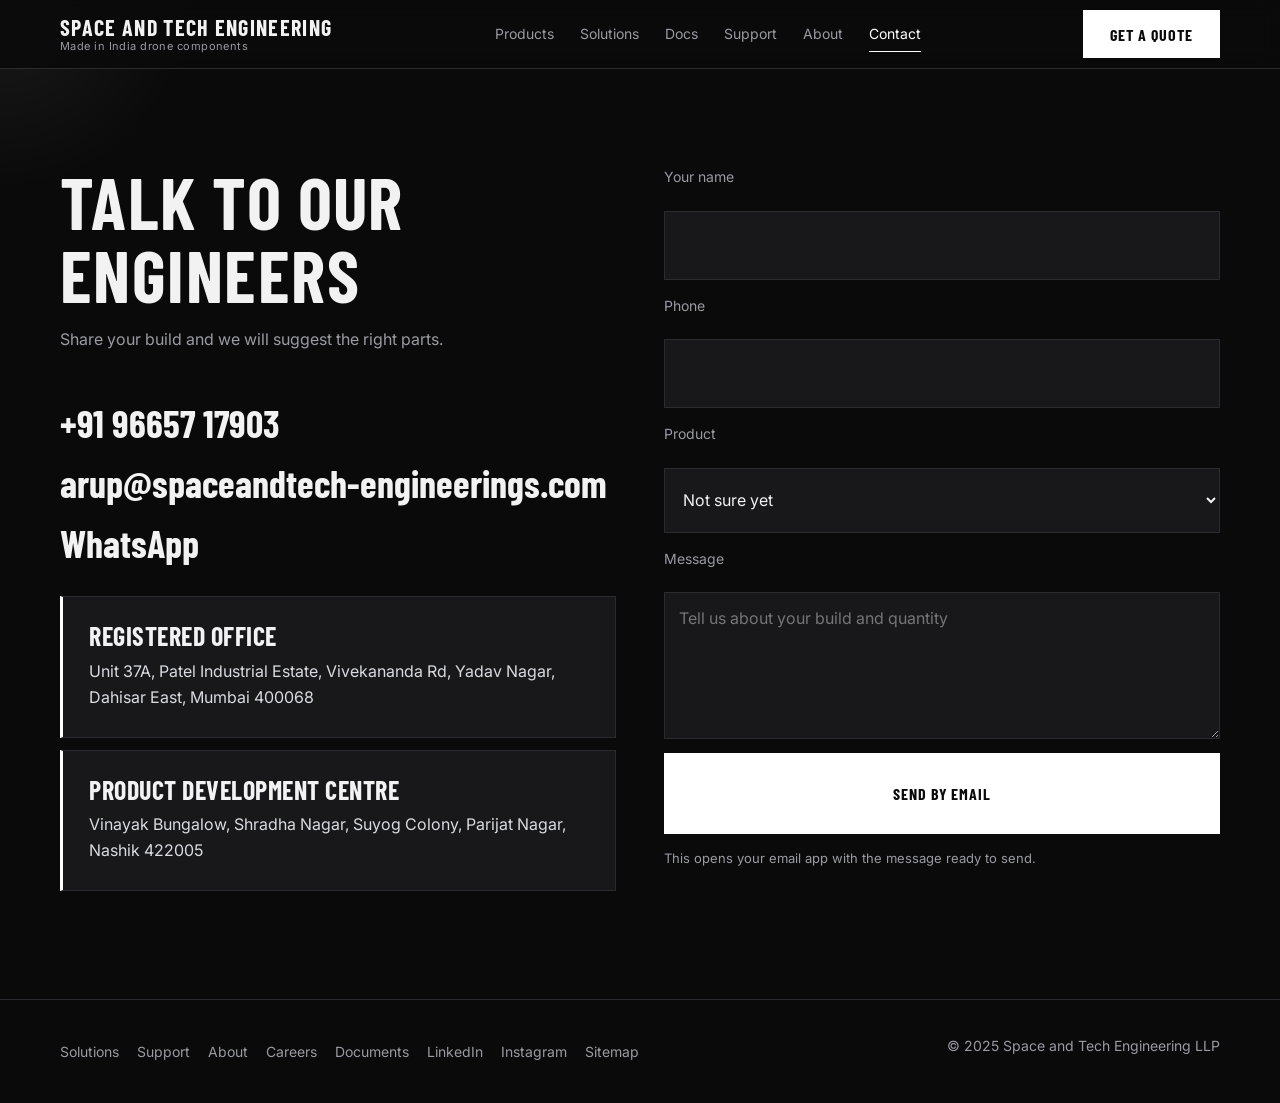
<file: contact.html>
<!DOCTYPE html>
<html lang="en">
<head>
<meta charset="utf-8">
<meta name="viewport" content="width=device-width, initial-scale=1, viewport-fit=cover">
<meta name="theme-color" content="#0a0a0b">
<title>Contact | Space and Tech Engineering LLP</title>
<meta name="description" content="Made-in-India drone components, flight controllers, ESCs and GPS for UAV and FPV builders.">
<link rel="icon" href="data:image/svg+xml,%3Csvg xmlns=%27http://www.w3.org/2000/svg%27 viewBox=%270 0 32 32%27%3E%3Crect width=%2732%27 height=%2732%27 fill=%27%230a0a0b%27/%3E%3Cpath d=%27M6 22L16 8l10 14z%27 fill=%27none%27 stroke=%27%23fff%27 stroke-width=%272%27/%3E%3C/svg%3E">
<link rel="preconnect" href="https://fonts.googleapis.com">
<link rel="preconnect" href="https://fonts.gstatic.com" crossorigin>
<link href="https://fonts.googleapis.com/css2?family=Barlow+Condensed:wght@500;700&family=Inter:wght@400;500&display=swap" rel="stylesheet">
<link rel="stylesheet" href="style.css">
</head>
<body data-page="contact">
<noscript><p style="padding:24px">Please enable JavaScript. Product list: <a href="llms.txt">llms.txt</a></p></noscript>
<script src="data.js"></script>
<script src="app.js"></script><script src="fx.js"></script>
</body>
</html>
</file>
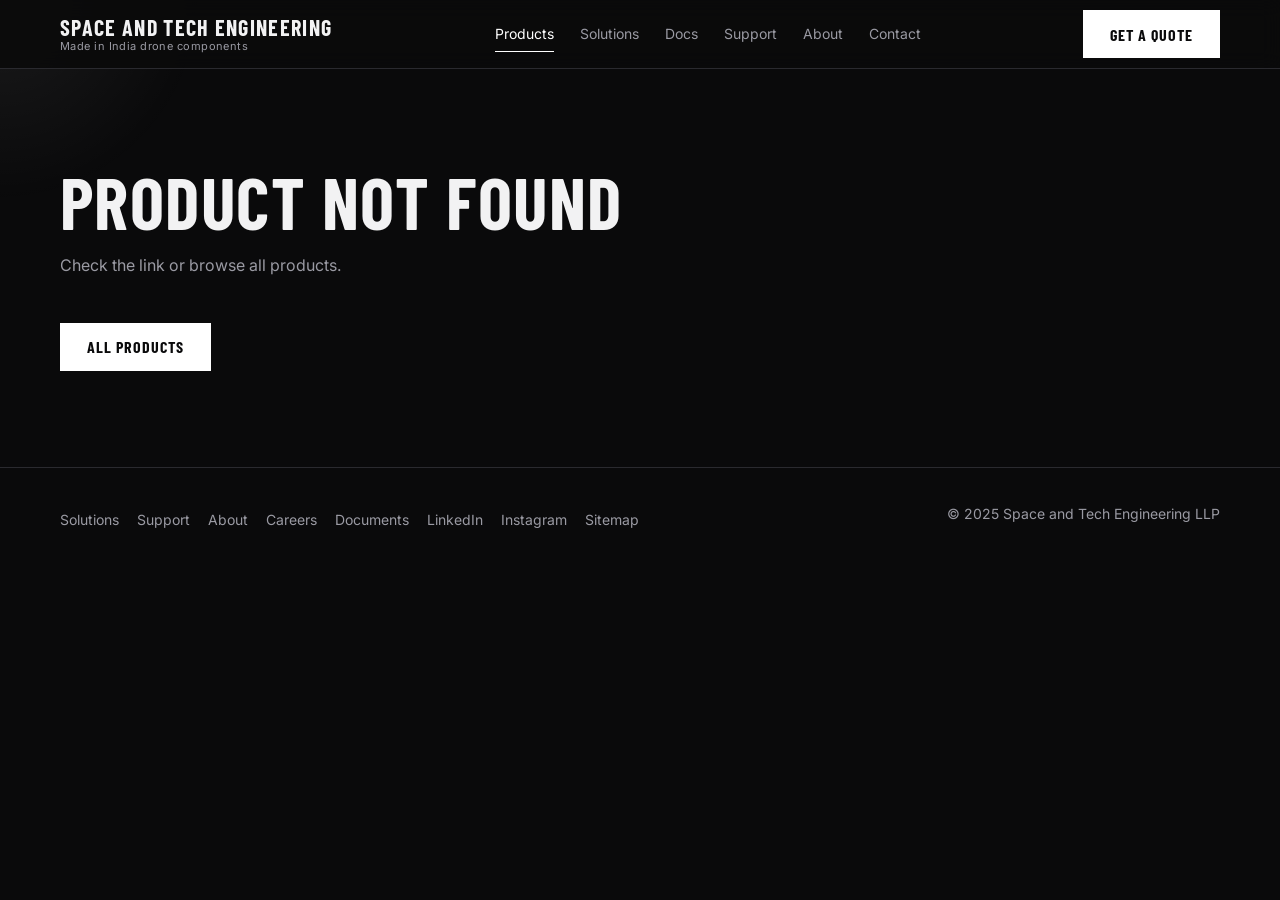
<file: product.html>
<!DOCTYPE html>
<html lang="en">
<head>
<meta charset="utf-8">
<meta name="viewport" content="width=device-width, initial-scale=1, viewport-fit=cover">
<meta name="theme-color" content="#0a0a0b">
<title>Product | Space and Tech Engineering LLP</title>
<meta name="description" content="Made-in-India drone components, flight controllers, ESCs and GPS for UAV and FPV builders.">
<link rel="icon" href="data:image/svg+xml,%3Csvg xmlns=%27http://www.w3.org/2000/svg%27 viewBox=%270 0 32 32%27%3E%3Crect width=%2732%27 height=%2732%27 fill=%27%230a0a0b%27/%3E%3Cpath d=%27M6 22L16 8l10 14z%27 fill=%27none%27 stroke=%27%23fff%27 stroke-width=%272%27/%3E%3C/svg%3E">
<link rel="preconnect" href="https://fonts.googleapis.com">
<link rel="preconnect" href="https://fonts.gstatic.com" crossorigin>
<link href="https://fonts.googleapis.com/css2?family=Barlow+Condensed:wght@500;700&family=Inter:wght@400;500&display=swap" rel="stylesheet">
<link rel="stylesheet" href="style.css">
</head>
<body data-page="product">
<noscript><p style="padding:24px">Please enable JavaScript. Product list: <a href="llms.txt">llms.txt</a></p></noscript>
<script src="data.js"></script>
<script src="app.js"></script><script src="fx.js"></script>
</body>
</html>
</file>
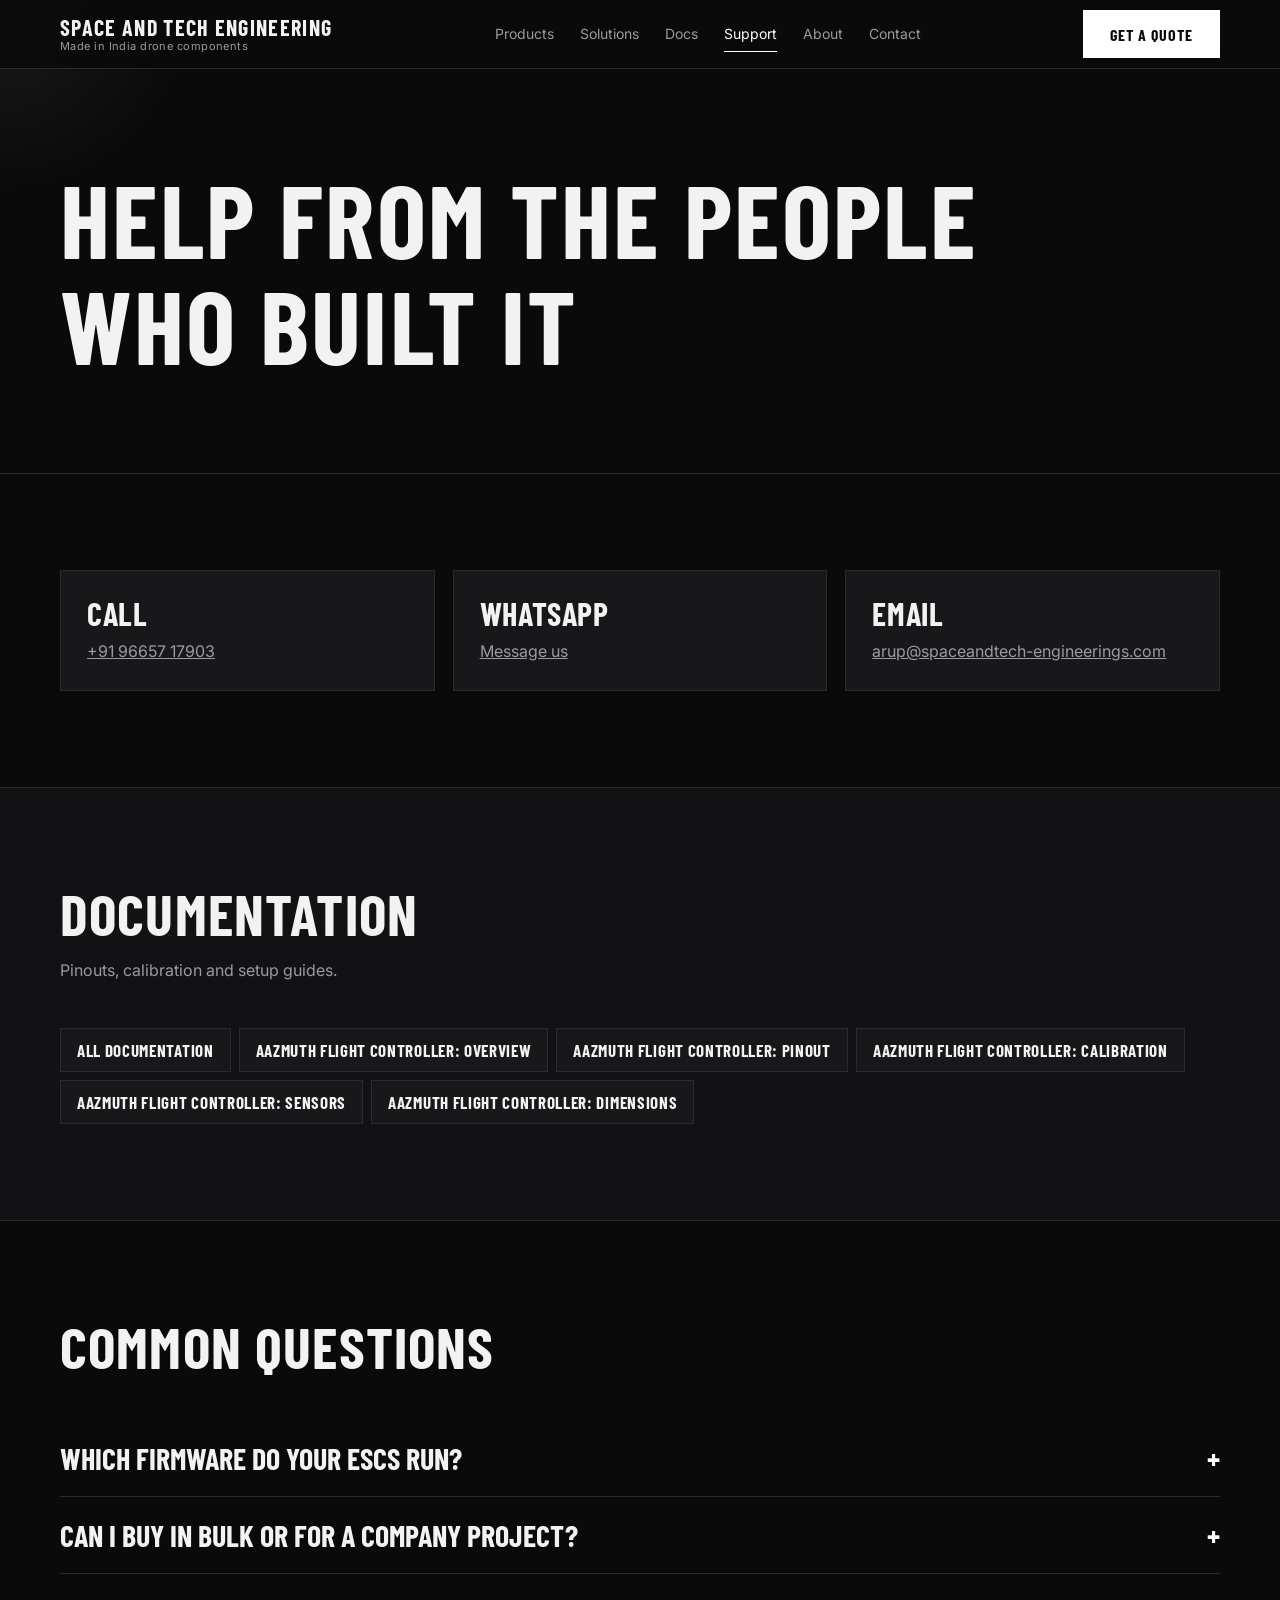
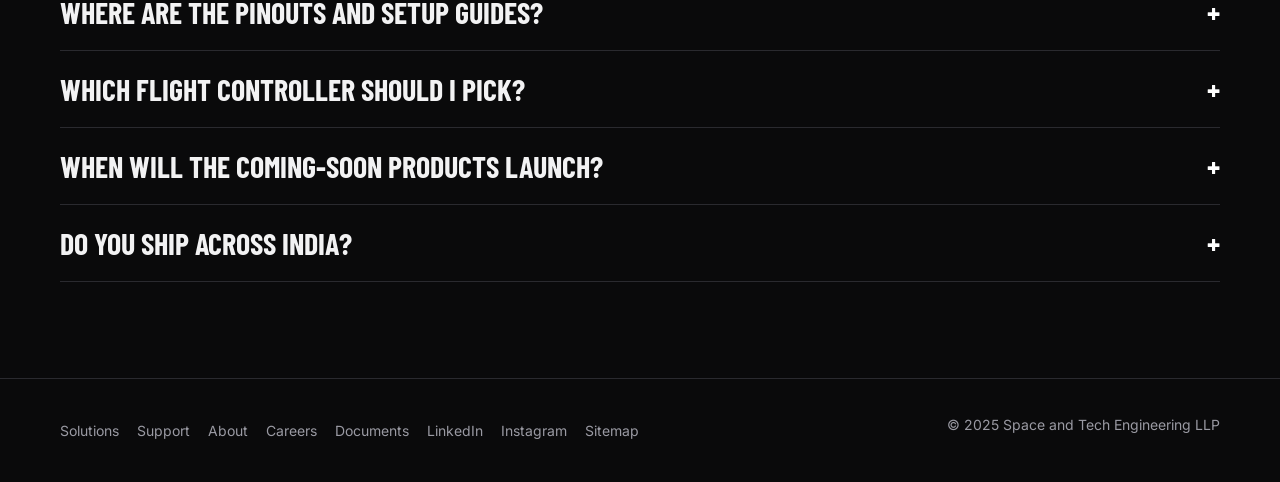
<file: support.html>
<!DOCTYPE html>
<html lang="en">
<head>
<meta charset="utf-8">
<meta name="viewport" content="width=device-width, initial-scale=1, viewport-fit=cover">
<meta name="theme-color" content="#0a0a0b">
<title>About | Space and Tech Engineering LLP</title>
<meta name="description" content="Made-in-India drone components, flight controllers, ESCs and GPS for UAV and FPV builders.">
<link rel="icon" href="data:image/svg+xml,%3Csvg xmlns=%27http://www.w3.org/2000/svg%27 viewBox=%270 0 32 32%27%3E%3Crect width=%2732%27 height=%2732%27 fill=%27%230a0a0b%27/%3E%3Cpath d=%27M6 22L16 8l10 14z%27 fill=%27none%27 stroke=%27%23fff%27 stroke-width=%272%27/%3E%3C/svg%3E">
<link rel="preconnect" href="https://fonts.googleapis.com">
<link rel="preconnect" href="https://fonts.gstatic.com" crossorigin>
<link href="https://fonts.googleapis.com/css2?family=Barlow+Condensed:wght@500;700&family=Inter:wght@400;500&display=swap" rel="stylesheet">
<link rel="stylesheet" href="style.css">
</head>
<body data-page="support">
<noscript><p style="padding:24px">Please enable JavaScript. Product list: <a href="llms.txt">llms.txt</a></p></noscript>
<script src="data.js"></script>
<script src="app.js"></script><script src="fx.js"></script>
</body>
</html>
</file>
<file: style.css>
:root{--bg:#0a0a0b;--bg2:#121214;--card:#18181b;--line:#2a2a2f;--ink:#f2f2f3;--mute:#9a9aa3;--hi:#d9dbe0;--acc:#fff;--ease:cubic-bezier(.2,.8,.2,1);--sat:env(safe-area-inset-top,0px);--sab:env(safe-area-inset-bottom,0px)}
*,*:before,*:after{box-sizing:border-box}
html{scroll-behavior:smooth;scroll-padding-top:84px;-webkit-text-size-adjust:100%}
body{margin:0;background:var(--bg);color:var(--ink);font:400 16px/1.65 Inter,system-ui,sans-serif;-webkit-tap-highlight-color:transparent;overflow-x:hidden}
body.lock{overflow:hidden}
h1,h2,h3,.cn{font-family:"Barlow Condensed",Inter,system-ui,sans-serif;text-transform:uppercase;letter-spacing:.02em;margin:0;line-height:1.02}
a{color:inherit}img{display:block;max-width:100%}
:focus-visible{outline:3px solid var(--hi);outline-offset:3px}
.wrap{max-width:1200px;margin:0 auto;padding:0 max(20px,env(safe-area-inset-left)) 0 max(20px,env(safe-area-inset-right))}
section{padding:clamp(48px,8vw,96px) 0}
.alt{background:var(--bg2);border-block:1px solid var(--line)}
h2{font-size:clamp(34px,5vw,58px);font-weight:700;max-width:14em}
h3{font-weight:700}
h1,h2,h3{overflow-wrap:break-word}
.lead{color:var(--mute);max-width:38em;margin:14px 0 clamp(26px,4vw,44px)}
.mute{color:var(--mute)}

/* header */
header{position:sticky;top:0;z-index:20;background:rgba(10,10,11,.9);-webkit-backdrop-filter:blur(10px);backdrop-filter:blur(10px);border-bottom:1px solid var(--line);padding-top:var(--sat)}
.nav{display:flex;align-items:center;justify-content:space-between;height:68px;gap:14px}
.logo{font:700 clamp(17px,4.6vw,22px) "Barlow Condensed",sans-serif;text-transform:uppercase;letter-spacing:.06em;text-decoration:none;line-height:1.1}
.logo small{display:block;font:400 11px Inter;letter-spacing:.04em;color:var(--mute);text-transform:none}
nav{display:flex;gap:26px;font-size:14px}
nav a{text-decoration:none;color:var(--mute);padding:6px 0;border-bottom:1px solid transparent;transition:color .2s,border-color .2s}
nav a:hover,nav a[aria-current]{color:var(--acc);border-color:var(--acc)}
.hbar{display:flex;align-items:center;gap:10px}
.burger{display:none;width:46px;height:46px;border:1px solid var(--line);background:transparent;color:var(--ink);cursor:pointer;position:relative;flex:none}
.burger i{position:absolute;left:13px;right:13px;height:2px;background:currentColor;transition:transform .4s var(--ease),opacity .2s}
.burger i:nth-child(1){top:16px}.burger i:nth-child(2){top:22px}.burger i:nth-child(3){top:28px}
.burger[aria-expanded=true] i:nth-child(1){transform:translateY(6px) rotate(45deg)}
.burger[aria-expanded=true] i:nth-child(2){opacity:0}
.burger[aria-expanded=true] i:nth-child(3){transform:translateY(-6px) rotate(-45deg)}
.menu{display:none}

/* buttons */
.btn{display:inline-flex;align-items:center;justify-content:center;min-height:48px;padding:12px 26px;background:var(--acc);color:#0a0a0b;font:700 16px "Barlow Condensed",sans-serif;text-transform:uppercase;letter-spacing:.06em;text-decoration:none;border:1px solid var(--acc);transition:transform .2s var(--ease),background .25s,color .25s;cursor:pointer}
.btn:active{transform:scale(.96)}
.btn.o{background:transparent;color:var(--ink);border-color:#55555c}
.btn.o:hover{border-color:var(--acc)}
@media (hover:hover){.btn:not(.o):hover{background:transparent;color:var(--acc)}}
.cta{display:flex;gap:12px;flex-wrap:wrap}

/* hero */
.hero{position:relative;min-height:min(640px,88svh);display:flex;align-items:center;overflow:hidden;border-bottom:1px solid var(--line)}
.hero>img{position:absolute;left:0;top:-8%;width:100%;height:116%;object-fit:cover;filter:grayscale(1) contrast(1.05) brightness(.55);animation:kb 22s ease-in-out infinite alternate}
.hero:before{content:"";position:absolute;inset:0;z-index:1;pointer-events:none;background:linear-gradient(90deg,var(--bg) 8%,rgba(10,10,11,.55) 60%,rgba(10,10,11,.15))}
.hero .wrap{position:relative;z-index:2;padding-top:72px;padding-bottom:72px;width:100%}
.hero h1{font-size:clamp(46px,9vw,104px);font-weight:700;max-width:9em;animation:fade .9s var(--ease) both}
.hero p{color:var(--hi);font-size:clamp(16px,2vw,19px);max-width:30em;margin:22px 0 30px;animation:fade .9s var(--ease) .25s both}
.hero .cta{animation:fade .9s var(--ease) .45s both}
@keyframes fade{from{opacity:0;transform:translateY(22px)}to{opacity:1;transform:none}}
@keyframes kb{to{transform:scale(1.1)}}

/* stats */
.stats{background:var(--bg2);border-bottom:1px solid var(--line)}
.stats .wrap{display:grid;grid-template-columns:repeat(auto-fit,minmax(160px,1fr))}
.stats div{padding:26px 20px;border-left:1px solid var(--line)}
.stats div:first-child{border-left:0;padding-left:0}
.stats b{display:block;font:700 clamp(40px,6vw,58px)/1 "Barlow Condensed",sans-serif;font-variant-numeric:tabular-nums}
.stats span{color:var(--mute);font-size:14px}

/* product grid + cards (auto responsive: 1-4 columns) */
.grid{display:grid;grid-template-columns:repeat(auto-fill,minmax(min(100%,270px),1fr));gap:18px}
.card{background:var(--card);border:1px solid var(--line);display:flex;flex-direction:column;text-decoration:none;position:relative;transition:transform .3s var(--ease),border-color .3s}
.card:active{transform:scale(.985)}
.ph{aspect-ratio:4/3;background:#000;overflow:hidden;border-bottom:1px solid var(--line)}
.ph img{width:100%;height:100%;object-fit:cover;filter:grayscale(.25);transition:transform .5s var(--ease),filter .5s}
@media (hover:hover){.card:hover{border-color:#55555c;transform:translateY(-4px)}.card:hover img{transform:scale(1.06);filter:none}}
.card .b{padding:18px 20px 20px;display:flex;flex-direction:column;flex:1;gap:6px}
.card h3{font-size:clamp(22px,3vw,27px)}
.card p{margin:0;color:var(--mute);font-size:14px;line-height:1.5;flex:1}
.cat{font-size:12px;color:var(--mute);letter-spacing:.04em}
.tag{position:absolute;top:10px;left:10px;z-index:1;font:700 13px "Barlow Condensed";letter-spacing:.1em;text-transform:uppercase;color:var(--ink);background:rgba(10,10,11,.85);border:1px solid var(--line);padding:2px 10px}
.more{margin-top:28px}

/* filters */
.filters{display:flex;gap:8px;overflow-x:auto;margin:0 -20px 26px;padding:0 20px 6px;scrollbar-width:none;-webkit-overflow-scrolling:touch}
.filters::-webkit-scrollbar{display:none}
.filters button{flex:none;min-height:44px;padding:8px 18px;background:transparent;color:var(--mute);border:1px solid var(--line);font:700 16px "Barlow Condensed",sans-serif;text-transform:uppercase;letter-spacing:.05em;cursor:pointer}
.filters button[aria-pressed=true]{background:var(--acc);color:#0a0a0b;border-color:var(--acc)}

/* product page */
.crumb{font-size:14px;color:var(--mute);margin:0 0 22px}
.crumb a{text-decoration:none}.crumb a:hover{color:var(--acc)}
.pd{display:grid;grid-template-columns:1.05fr 1fr;gap:clamp(24px,5vw,56px);align-items:start}
.main-img{aspect-ratio:4/3;background:#000;border:1px solid var(--line);overflow:hidden}
.main-img img{width:100%;height:100%;object-fit:contain}
.thumbs{display:flex;gap:10px;margin-top:10px;overflow-x:auto;scrollbar-width:none}
.thumbs button{flex:0 0 76px;aspect-ratio:1;padding:0;border:1px solid var(--line);background:#000;cursor:pointer;opacity:.6}
.thumbs button[aria-current=true]{border-color:var(--acc);opacity:1}
.thumbs img{width:100%;height:100%;object-fit:cover}
.pd h1{font-size:clamp(38px,6vw,64px);font-weight:700;margin:6px 0 14px}
.pd .d{color:var(--hi);max-width:34em}
.pd ul{padding-left:20px;color:var(--hi)}
.pd h3{font-size:26px;margin:30px 0 10px}
.pd .cta{margin-top:26px}
table{width:100%;border-collapse:collapse;font-size:15px}
td{padding:12px 0;border-bottom:1px solid var(--line);color:var(--mute);vertical-align:top}
td:last-child{text-align:right;color:var(--ink);font:700 18px "Barlow Condensed",sans-serif;letter-spacing:.03em;padding-left:14px}
.docs{display:flex;flex-wrap:wrap;gap:8px}
.docs a{border:1px solid var(--line);background:var(--card);padding:9px 16px;text-decoration:none;font:700 17px "Barlow Condensed",sans-serif;text-transform:uppercase;letter-spacing:.04em;min-height:44px;display:inline-flex;align-items:center}
.docs a:hover{border-color:var(--acc)}

/* partners marquee */
.logos{display:flex;gap:12px;width:max-content;animation:mq 45s linear infinite}
.logos div{flex:0 0 clamp(120px,28vw,170px);background:#f2f2f3;aspect-ratio:3/2;display:flex;align-items:center;justify-content:center;padding:14px}
.logos img{max-height:100%;max-width:100%;object-fit:contain}
.marq{overflow:hidden;-webkit-mask-image:linear-gradient(90deg,transparent,#000 7%,#000 93%,transparent);mask-image:linear-gradient(90deg,transparent,#000 7%,#000 93%,transparent)}
.marq:hover .logos{animation-play-state:paused}
@keyframes mq{to{transform:translateX(calc(-50% - 6px))}}

/* about */
.ab{display:grid;grid-template-columns:1fr 1.3fr;gap:clamp(24px,5vw,56px)}
.tl{position:relative;padding-left:34px}
.tl:before{content:"";position:absolute;left:5px;top:8px;bottom:8px;width:2px;background:var(--line)}
.ti{position:relative;padding-bottom:30px}.ti:last-child{padding-bottom:0}
.ti:before{content:"";position:absolute;left:-34px;top:9px;width:12px;height:12px;background:var(--bg);border:2px solid var(--acc)}
.yr{font:700 18px "Barlow Condensed";letter-spacing:.1em;color:var(--mute)}
.ti h3{font-size:30px;margin:2px 0 6px}.ti p{margin:0;color:var(--mute);max-width:32em}
.cols3,.cols4,.cols2{display:grid;gap:18px}
.cols3{grid-template-columns:repeat(auto-fit,minmax(min(100%,260px),1fr))}
.cols4{grid-template-columns:repeat(auto-fill,minmax(min(100%,230px),1fr))}
.cols2{grid-template-columns:repeat(auto-fit,minmax(min(100%,320px),1fr))}
.val,.off{background:var(--card);border:1px solid var(--line);padding:26px}
.val h3,.off h3{font-size:32px;margin-bottom:8px}.val p{margin:0;color:var(--mute)}
.off{border-left:3px solid var(--acc)}.off p{margin:6px 0 0;color:var(--hi)}.off .r{color:var(--mute);font-size:14px;margin:0}
.person .pic{aspect-ratio:4/5;overflow:hidden;border:1px solid var(--line);background:linear-gradient(135deg,#1d1d22,#34343c);display:flex;align-items:center;justify-content:center}
.person .pic img{width:100%;height:100%;object-fit:cover;filter:grayscale(.3)}
.person .pic b{font:700 64px "Barlow Condensed";color:#55555c}
.person h3{font-size:26px;margin:12px 0 0}.person .q{margin:8px 0 0;font-size:14px;color:var(--hi)}
.gal{display:grid;grid-template-columns:repeat(auto-fill,minmax(min(100%,250px),1fr));gap:14px}
.gal figure{margin:0}.gal img{width:100%;aspect-ratio:4/3;object-fit:cover;border:1px solid var(--line)}
.gal figcaption{margin-top:8px;font:700 17px "Barlow Condensed";text-transform:uppercase;letter-spacing:.06em;color:var(--mute)}
.about-img{width:100%;max-height:440px;object-fit:cover;border:1px solid var(--line);margin-top:32px}

/* contact */
.contact{display:grid;grid-template-columns:1fr 1fr;gap:clamp(28px,5vw,48px)}
.big{font:700 clamp(24px,3.4vw,38px) "Barlow Condensed",sans-serif;display:block;text-decoration:none;overflow-wrap:anywhere;margin-top:6px;padding:4px 0}
form{display:grid;gap:14px}
label{font-size:14px;color:var(--mute);display:grid;gap:6px}
input,select,textarea{width:100%;font:inherit;font-size:16px;color:var(--ink);background:var(--card);border:1px solid var(--line);padding:12px 14px;min-height:48px;border-radius:0}
textarea{min-height:130px;resize:vertical}
input:focus,select:focus,textarea:focus{outline:2px solid var(--hi);outline-offset:1px}
.join{display:flex;align-items:center;justify-content:space-between;gap:24px;flex-wrap:wrap;margin-top:40px;padding:30px;border:1px solid var(--line);background:var(--bg2)}
.join h3{font-size:34px}.join p{margin:6px 0 0;color:var(--mute)}

footer{padding:34px 0;border-top:1px solid var(--line);color:var(--mute);font-size:14px}
footer .wrap{display:flex;justify-content:space-between;flex-wrap:wrap;gap:12px}
footer a{margin-right:18px;text-decoration:none;display:inline-block;padding:6px 0}
footer a:hover{color:var(--acc)}

.dock{display:none}
.js .rv{opacity:0;transform:translateY(20px);transition:opacity .7s var(--ease),transform .7s var(--ease)}
.js .rv.in{opacity:1;transform:none}
.empty{padding:40px;border:1px dashed var(--line);color:var(--mute);text-align:center}

@media (max-width:900px){
.burger{display:block}nav,.hbar .btn{display:none}
.pd,.ab,.contact{grid-template-columns:1fr}
.hero{align-items:flex-end}
.hero:before{background:linear-gradient(0deg,var(--bg) 4%,rgba(10,10,11,.7) 48%,rgba(10,10,11,.2))}
.menu{display:flex;flex-direction:column;position:fixed;inset:0;z-index:19;background:var(--bg);padding:calc(var(--sat) + 90px) 24px calc(var(--sab) + 28px);overflow-y:auto;visibility:hidden;opacity:0;transition:opacity .3s,visibility 0s .3s}
.menu.open{visibility:visible;opacity:1;transition:opacity .3s}
.menu a.m{font:700 clamp(38px,11vw,56px)/1 "Barlow Condensed",sans-serif;text-transform:uppercase;text-decoration:none;padding:14px 0;border-bottom:1px solid var(--line)}
.menu .mf{margin-top:auto;padding-top:28px;color:var(--mute);font-size:14px}
.menu .mf a{display:block;font:700 26px "Barlow Condensed",sans-serif;color:var(--ink);text-decoration:none;margin-top:4px}
}
@media (max-width:560px){
body{padding-bottom:calc(76px + var(--sab))}
.nav{height:62px}
.cta .btn{flex:1 1 100%}
.grid{grid-template-columns:repeat(auto-fill,minmax(min(100%,150px),1fr));gap:12px}
.card .b{padding:12px 12px 14px}.card p{display:none}
.stats div{padding:20px 14px}
.contact .btn,.join .btn{width:100%}
.join{padding:22px}
footer .wrap{flex-direction:column}
.dock{display:flex;gap:10px;position:fixed;left:0;right:0;bottom:0;z-index:18;padding:10px 16px calc(10px + var(--sab));background:rgba(10,10,11,.94);-webkit-backdrop-filter:blur(10px);backdrop-filter:blur(10px);border-top:1px solid var(--line)}
.dock .btn{flex:1;min-height:52px;white-space:nowrap;padding:12px 8px}
body.lock .dock{display:none}
td{font-size:14px}td:last-child{font-size:16px}
}
@media (max-width:340px){.grid{grid-template-columns:1fr}}

/* ===== v2: motion + new sections ===== */
:root{--hot:#fff}
#pb{position:fixed;top:0;left:0;right:0;height:3px;background:var(--hot);transform-origin:0 0;transform:scaleX(0);z-index:50}
#gl{position:fixed;left:0;top:0;width:440px;height:440px;margin:-220px 0 0 -220px;border-radius:50%;background:radial-gradient(circle,rgba(255,255,255,.07),transparent 65%);pointer-events:none;z-index:1}
#cv{position:absolute;inset:0;width:100%;height:100%;z-index:1;pointer-events:none;display:block}
.hero h1{animation:none}
.hero h1 .w{display:inline-block;overflow:hidden;vertical-align:top;padding-bottom:.08em}
.hero h1 .w i{display:inline-block;font-style:normal;transform:translateY(110%);animation:up 1s var(--ease) forwards}
@keyframes up{to{transform:none}}
.scue{position:absolute;z-index:2;left:50%;bottom:22px;width:26px;height:42px;margin-left:-13px;border:2px solid var(--hi);border-radius:14px}
.scue i{position:absolute;left:50%;top:7px;width:4px;height:8px;margin-left:-2px;background:var(--hot);border-radius:2px;animation:dot 1.6s infinite}
@keyframes dot{60%{transform:translateY(14px);opacity:0}}
.tick{overflow:hidden;background:var(--hot);color:#0a0a0b;white-space:nowrap}
.tick div{display:inline-flex;animation:tk 32s linear infinite}
.tick span{font:700 clamp(28px,5vw,52px)/1 "Barlow Condensed",sans-serif;text-transform:uppercase;padding:14px 28px}
.tick span:after{content:"\2726";margin-left:56px}
@keyframes tk{to{transform:translateX(-50%)}}
.sx{display:grid;grid-template-columns:1fr 1fr;gap:clamp(20px,5vw,60px);align-items:center}
.sx svg{width:100%;max-width:460px;margin:auto;overflow:visible}
.sx svg *{fill:none;stroke:var(--mute);stroke-width:2;transition:stroke .3s,fill .3s}
.sx .pt.on *{stroke:var(--hot);fill:rgba(255,255,255,.1)}
.rot{animation:spin .6s linear infinite}
@keyframes spin{to{transform:rotate(360deg)}}
.si{display:block;padding:18px 0;border-bottom:1px solid var(--line);text-decoration:none;transition:padding .35s var(--ease),color .3s}
.si h3{font-size:clamp(26px,4vw,40px)}.si small{color:var(--mute)}
.si.on{padding-left:18px;color:var(--hot)}
.card{position:relative;transition:transform .25s var(--ease),opacity .6s}
.card:after{content:"";position:absolute;inset:0;pointer-events:none;background:radial-gradient(240px circle at var(--mx,50%) var(--my,50%),rgba(255,255,255,.12),transparent 60%);opacity:0;transition:opacity .3s}
.card:hover:after{opacity:1}
.apps{display:grid;grid-template-columns:repeat(auto-fit,minmax(260px,1fr));gap:1px;background:var(--line);border:1px solid var(--line)}
.app{position:relative;display:block;background:var(--bg);padding:34px 26px 80px;text-decoration:none;overflow:hidden}
.app:before{content:"";position:absolute;inset:auto 0 0;height:0;background:var(--hot);transition:height .45s var(--ease)}
.app:hover:before,.app:focus-visible:before{height:100%}
.app>*{position:relative;transition:color .3s}
.app p{color:var(--mute)}
.app:hover>*,.app:focus-visible>*{color:#0a0a0b}
.proc{display:grid;grid-template-columns:repeat(auto-fit,minmax(200px,1fr));gap:26px}
.st{position:relative;border-top:2px solid var(--line);padding-top:20px}
.st:before{content:"";position:absolute;top:-2px;left:0;width:100%;height:2px;background:var(--hot);transform:scaleX(0);transform-origin:0 0;transition:transform 1.3s var(--ease) .2s}
.st.in:before{transform:none}
.st b{font:700 56px/1 "Barlow Condensed",sans-serif;color:var(--hot)}
.mf2{font:700 clamp(34px,6.5vw,84px)/1.05 "Barlow Condensed",sans-serif;text-transform:uppercase;max-width:16em;margin:0}
.mf2 span{opacity:.15}
details{border-bottom:1px solid var(--line);padding:20px 0}
summary{cursor:pointer;list-style:none;display:flex;justify-content:space-between;gap:16px;font:700 clamp(22px,3vw,30px) "Barlow Condensed",sans-serif;text-transform:uppercase}
summary::-webkit-details-marker{display:none}
summary:after{content:"+";color:var(--hot);transition:transform .3s}
details[open] summary:after{transform:rotate(45deg)}
details p{color:var(--mute);max-width:44em;margin:12px 0 0}
@media(max-width:800px){.sx{grid-template-columns:1fr}#gl{display:none}}

/* ===== drone parts: halki blue glow + click popup (Bluetooth blue se halka) ===== */
:root{--blue:#bfe0ff;--blue-glow:rgba(191,224,255,.55)}
.sx .pt.on *{stroke:var(--blue);fill:rgba(191,224,255,.14)}
.sx .pt.on{filter:drop-shadow(0 0 6px var(--blue-glow)) drop-shadow(0 0 14px rgba(191,224,255,.3))}
.sx .pt{cursor:pointer;outline:none}
.sx .pt *{pointer-events:all}
.sx .pt:focus-visible *{stroke:var(--blue)}
.si.on{color:var(--blue)}
.sv{position:relative;width:100%}
.sv svg{display:block}
.pop{position:absolute;z-index:5;width:min(250px,86%);padding:14px 16px;background:rgba(18,18,20,.96);border:1px solid var(--blue);box-shadow:0 0 18px rgba(191,224,255,.28);opacity:0;transform:translateY(8px) scale(.96);visibility:hidden;pointer-events:none;transition:opacity .25s var(--ease),transform .25s var(--ease),visibility 0s .25s}
.pop.show{opacity:1;transform:none;visibility:visible;pointer-events:auto;transition:opacity .25s var(--ease),transform .25s var(--ease)}
.pop b{display:block;font:700 24px/1.1 "Barlow Condensed",sans-serif;text-transform:uppercase;letter-spacing:.03em;color:var(--blue)}
.pop span{display:block;margin:6px 0 10px;font-size:14px;line-height:1.45;color:var(--hi)}
.pop a{font:700 16px "Barlow Condensed",sans-serif;text-transform:uppercase;letter-spacing:.06em;color:var(--blue);text-decoration:none;border-bottom:1px solid var(--blue)}

/* ===== ABOUT page v3 (black / white / gray) ===== */
.ax .abh{position:relative;min-height:100svh;display:flex;align-items:center;overflow:hidden;border-bottom:1px solid var(--line);background:radial-gradient(ellipse at 72% 40%,#1c1c20,var(--bg) 70%)}
#wp{position:absolute;inset:0;width:100%;height:100%;display:block}
.radar{position:absolute;right:max(-140px,calc(50% - 780px));top:50%;width:min(680px,62vw);aspect-ratio:1;translate:0 -50%;border-radius:50%;border:1px solid var(--line);background:repeating-radial-gradient(circle,transparent 0 59px,#2a2a2f 59px 60px);pointer-events:none}
.radar:after{content:"";position:absolute;inset:0;border-radius:50%;background:conic-gradient(from 0deg,rgba(255,255,255,.3),transparent 24%);animation:spin 6s linear infinite}
.bl{position:absolute;width:10px;height:10px;margin:-5px;border-radius:50%;background:#fff;box-shadow:0 0 18px 4px rgba(255,255,255,.6);animation:ping 2.4s infinite}
@keyframes ping{50%{opacity:.15;transform:scale(1.8)}}
.abh .wrap{position:relative;z-index:2;padding-block:120px 110px}
.eye{display:inline-block;font:700 15px "Barlow Condensed",sans-serif;letter-spacing:.3em;text-transform:uppercase;color:var(--mute);border:1px solid var(--line);padding:6px 14px;margin-bottom:26px}
.abh h1{font-size:clamp(56px,12vw,176px);max-width:8em;line-height:.9}
.abh p{max-width:34em;color:var(--hi);font-size:clamp(16px,2vw,20px);margin:26px 0 32px}
.fl{position:relative;display:grid;gap:clamp(44px,8vw,120px);padding:20px 0}
.spine{position:absolute;left:50%;top:0;bottom:0;width:2px;margin-left:-1px;background:var(--line)}
.spine i{position:absolute;left:0;top:0;width:100%;height:calc(var(--p,0)*100%);background:#fff}
.spine em{position:absolute;left:50%;top:calc(var(--p,0)*100%);width:16px;height:16px;margin:-8px;background:#fff;rotate:45deg;box-shadow:0 0 24px 5px rgba(255,255,255,.55)}
.ti2{width:calc(50% - 60px)}.ti2.r{margin-left:auto}
.yr2{display:block;font:700 clamp(84px,13vw,190px)/.85 "Barlow Condensed",sans-serif;color:transparent;-webkit-text-stroke:1px #6a6a72;transition:color .9s}
.ti2.in .yr2{color:#fff}
.ti2 h3{font-size:clamp(28px,3.6vw,44px);margin:10px 0 8px}.ti2 p{margin:0;color:var(--mute)}
.js .ti2.rv{transform:translateX(-70px)}.js .ti2.r.rv{transform:translateX(70px)}
.js .ti2.rv.in,.js .ti2.r.rv.in{transform:none}
.tiles{display:grid;grid-template-columns:repeat(auto-fit,minmax(min(100%,280px),1fr));gap:1px;background:var(--line);border:1px solid var(--line)}
.tile{position:relative;background:var(--bg);padding:38px 30px 44px;min-height:290px;overflow:hidden}
.tile:before{content:"";position:absolute;inset:0;background:radial-gradient(320px circle at var(--mx,50%) var(--my,50%),rgba(255,255,255,.15),transparent 60%);opacity:0;transition:opacity .3s}
.tile:hover:before{opacity:1}.tile>*{position:relative}
.tile b{display:block;font:700 130px/.8 "Barlow Condensed",sans-serif;color:transparent;-webkit-text-stroke:1px #55555c;margin-bottom:26px;transition:color .4s,transform .5s var(--ease)}
.tile:hover b{color:#fff;transform:translateX(10px)}
.tile h3{font-size:34px;margin-bottom:8px}
.offs{display:grid;grid-template-columns:repeat(auto-fit,minmax(min(100%,340px),1fr));gap:18px}
.of{border:1px solid var(--line);background:var(--card);padding:30px}
.of h3{font-size:clamp(56px,8vw,100px);color:transparent;-webkit-text-stroke:1px #8a8a92;transition:color .5s}
.of:hover h3{color:#fff}.of p{margin:8px 0}
.clk{font:700 28px "Barlow Condensed",sans-serif;letter-spacing:.1em;font-variant-numeric:tabular-nums}
.live:before{content:"";display:inline-block;width:8px;height:8px;border-radius:50%;background:#fff;margin-right:12px;vertical-align:middle;animation:ping 1.6s infinite}
.fin{text-align:center}
.fin h2{max-width:none;font-size:clamp(50px,11vw,170px);margin:0 auto 14px;background:linear-gradient(100deg,#55555c 30%,#fff 50%,#55555c 70%) 0/250% 100%;-webkit-background-clip:text;background-clip:text;color:transparent;animation:sh 4s linear infinite}
@keyframes sh{to{background-position:-150% 0}}
@media(max-width:900px){.spine{left:10px}.ti2,.ti2.r{width:auto;margin:0 0 0 40px}.js .ti2.rv,.js .ti2.r.rv{transform:translateX(40px)}.radar{opacity:.5}.tile b{font-size:90px}}

/* ===== hero bg v4: animated drone R&D blueprint (black / white / gray) ===== */
.hbg{position:absolute;left:0;right:0;top:-12%;height:124%;z-index:0;pointer-events:none}
.hbg svg{width:100%;height:100%;display:block;transition:translate .5s var(--ease)}
.hbg .gl{fill:none;stroke:#fff;stroke-opacity:.06}
.hbg .thn{fill:none;stroke:#fff;stroke-opacity:.35}
.hbg .dsh{fill:none;stroke:#fff;stroke-opacity:.3;stroke-dasharray:3 11}
.hbg .arm{fill:none;stroke:#26262b;stroke-width:18;stroke-linecap:round}
.hbg .arm2{fill:none;stroke:#fff;stroke-opacity:.45;stroke-width:1}
.hbg .fl{fill:#0a0a0b;stroke:#fff;stroke-opacity:.8;stroke-width:1.5}
.hbg .wh{fill:#fff}
.hbg .led{fill:#fff;animation:bk 1s steps(2) infinite}
.hbg text{font:500 12px ui-monospace,Menlo,Consolas,monospace;fill:#b8b8bf;letter-spacing:.14em}
.hbg .rot{transform-box:fill-box;transform-origin:center;animation:spin 50s linear infinite}
.hbg .pr{transform-box:fill-box;transform-origin:center;animation:spin .4s linear infinite}
.hbg .pr.b{animation-direction:reverse}
.hbg .pr ellipse{fill:rgba(255,255,255,.16);stroke:#fff;stroke-opacity:.7}
.hbg .dr{transform-box:fill-box;transform-origin:center;animation:flt 5s ease-in-out infinite alternate}
.hbg .scn{animation:scn 6s linear infinite}
@keyframes flt{to{transform:translateY(-16px) rotate(.8deg)}}
@keyframes scn{from{transform:translateY(-140px)}to{transform:translateY(720px)}}
@keyframes bk{50%{opacity:.1}}
@media(max-width:900px){.hbg{opacity:.75}.hbg text{font-size:15px}}

/* ===== ABOUT v4 additions ===== */
.ax .abh{background-image:linear-gradient(rgba(255,255,255,.04) 1px,transparent 1px),linear-gradient(90deg,rgba(255,255,255,.04) 1px,transparent 1px),radial-gradient(ellipse at 72% 40%,#1c1c20,var(--bg) 70%);background-size:44px 44px,44px 44px,auto}
.mv{display:grid;grid-template-columns:1.5fr 1fr;gap:clamp(28px,5vw,70px);align-items:start;margin-top:30px}
.mv .mf2{font-size:clamp(28px,4.2vw,56px)}
.mvc{display:grid;gap:18px;position:sticky;top:110px}
.mc{border:1px solid var(--line);border-left:3px solid #fff;background:var(--card);padding:24px 26px}
.mc span{font:700 15px "Barlow Condensed",sans-serif;letter-spacing:.3em;text-transform:uppercase;color:var(--mute)}
.mc p{margin:8px 0 0;font-size:clamp(17px,1.7vw,21px);line-height:1.45}
.caps{border-top:1px solid var(--line)}
.cap{position:relative;display:grid;grid-template-columns:70px 1.1fr 1.6fr 50px;gap:20px;align-items:center;padding:30px 12px;text-decoration:none;border-bottom:1px solid var(--line);transition:background .35s,color .35s,padding .4s var(--ease)}
.cap .n{font:700 22px "Barlow Condensed",sans-serif;color:var(--mute);letter-spacing:.1em}
.cap h3{font-size:clamp(30px,4.4vw,58px)}
.cap p{margin:0;color:var(--mute);font-size:15px;transition:color .35s}
.cap em{font:700 34px "Barlow Condensed",sans-serif;font-style:normal;text-align:right}
.cap .bar{position:absolute;left:0;bottom:-1px;height:2px;width:100%;background:#fff;transform:scaleX(0);transform-origin:0 0;transition:transform 1.2s var(--ease) .2s}
.cap.in .bar{transform:none}
.cap:hover{background:#fff;color:#0a0a0b;padding-left:30px}.cap:hover p,.cap:hover .n{color:#34343a}
.go{display:block;text-decoration:none;color:var(--ink)}
.go:hover b{transform:translate(8px,-8px)}
.sn{position:fixed;left:22px;top:50%;translate:0 -50%;z-index:15;display:none;flex-direction:column;gap:16px}
.sn a{display:flex;align-items:center;gap:10px;text-decoration:none;font:700 12px "Barlow Condensed",sans-serif;letter-spacing:.2em;text-transform:uppercase;color:var(--mute)}
.sn i{width:14px;height:2px;background:#55555c;transition:width .35s var(--ease),background .3s}
.sn span{opacity:0;transform:translateX(-6px);transition:opacity .25s,transform .25s;text-shadow:0 0 8px #000}
.sn a.on i,.sn a:hover i{width:36px;background:#fff}.sn a:hover span{opacity:1;transform:none;color:#fff}
@media(min-width:1400px){.ax .sn{display:flex}}
@media(max-width:900px){.mv{grid-template-columns:1fr}.mvc{position:static}.cap{grid-template-columns:44px 1fr 40px;row-gap:6px}.cap p{grid-column:2/4;grid-row:2}.cap h3{font-size:30px}}
</file>
